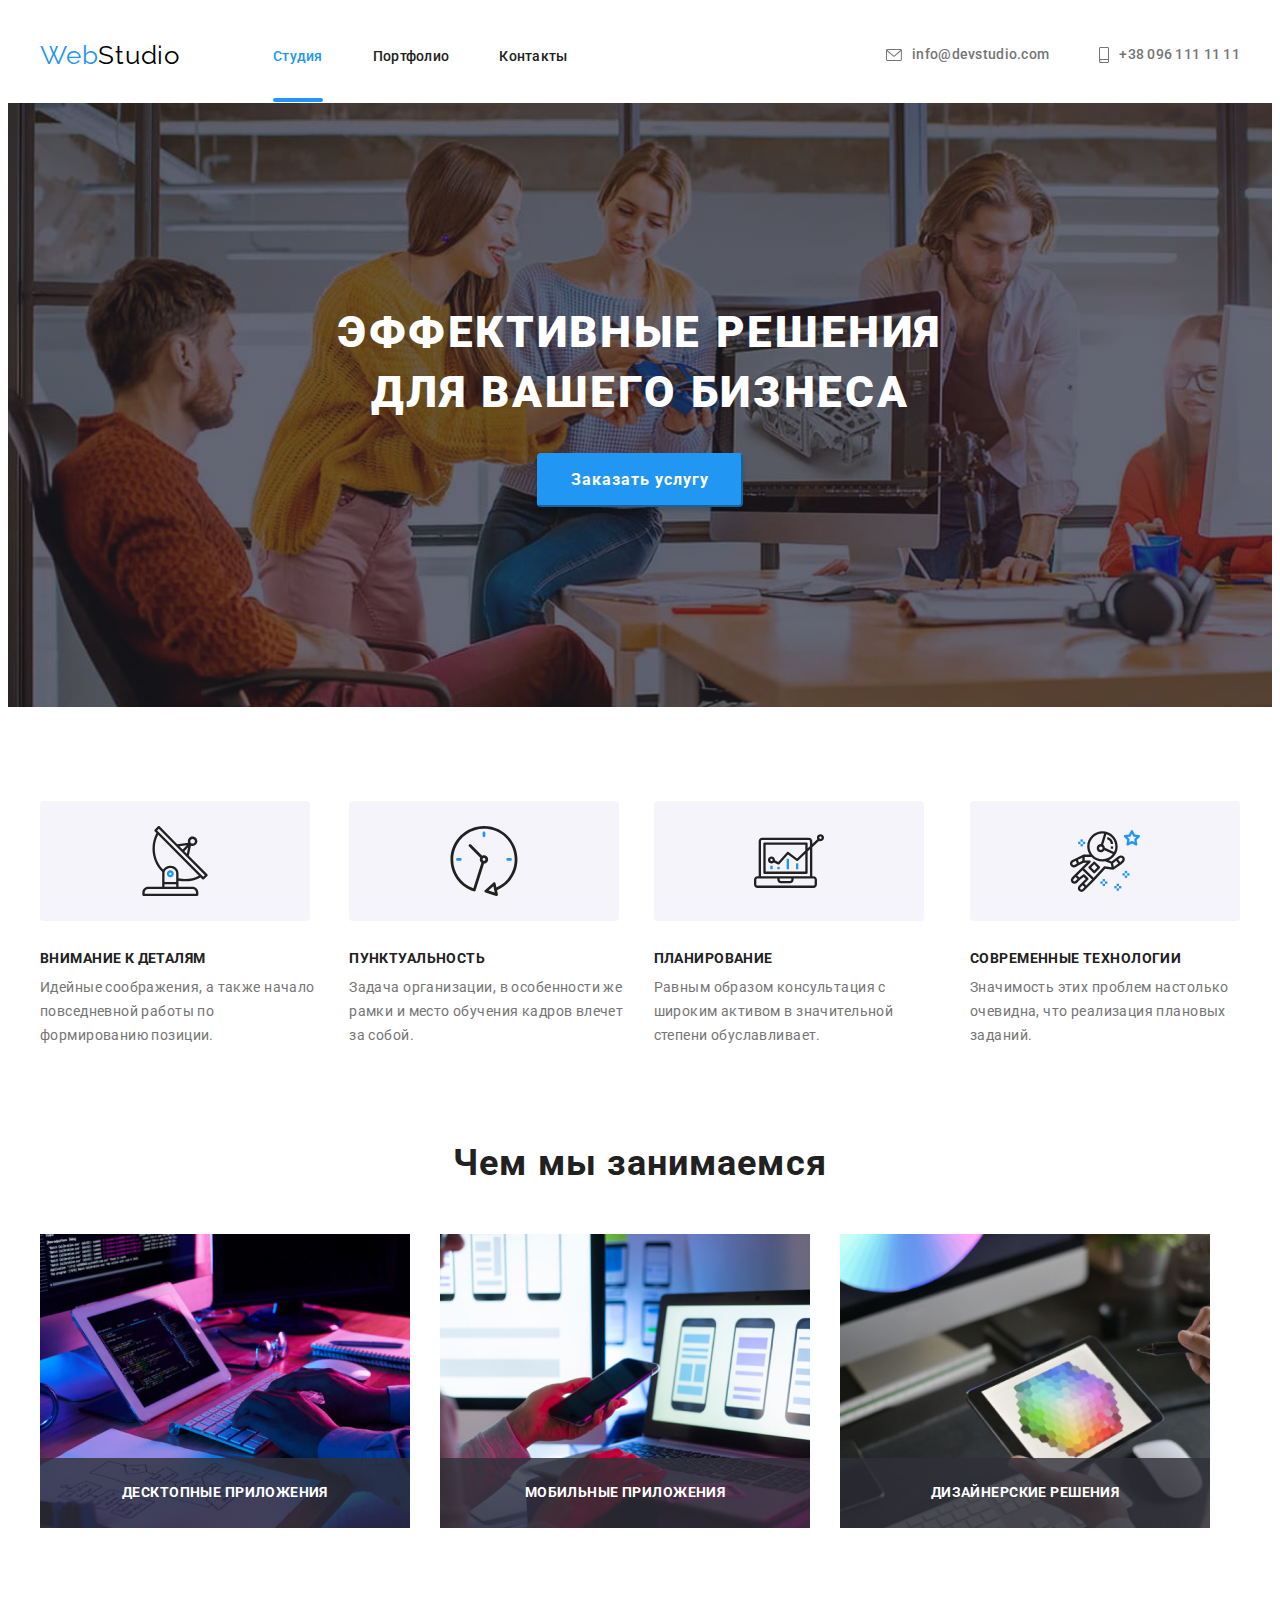
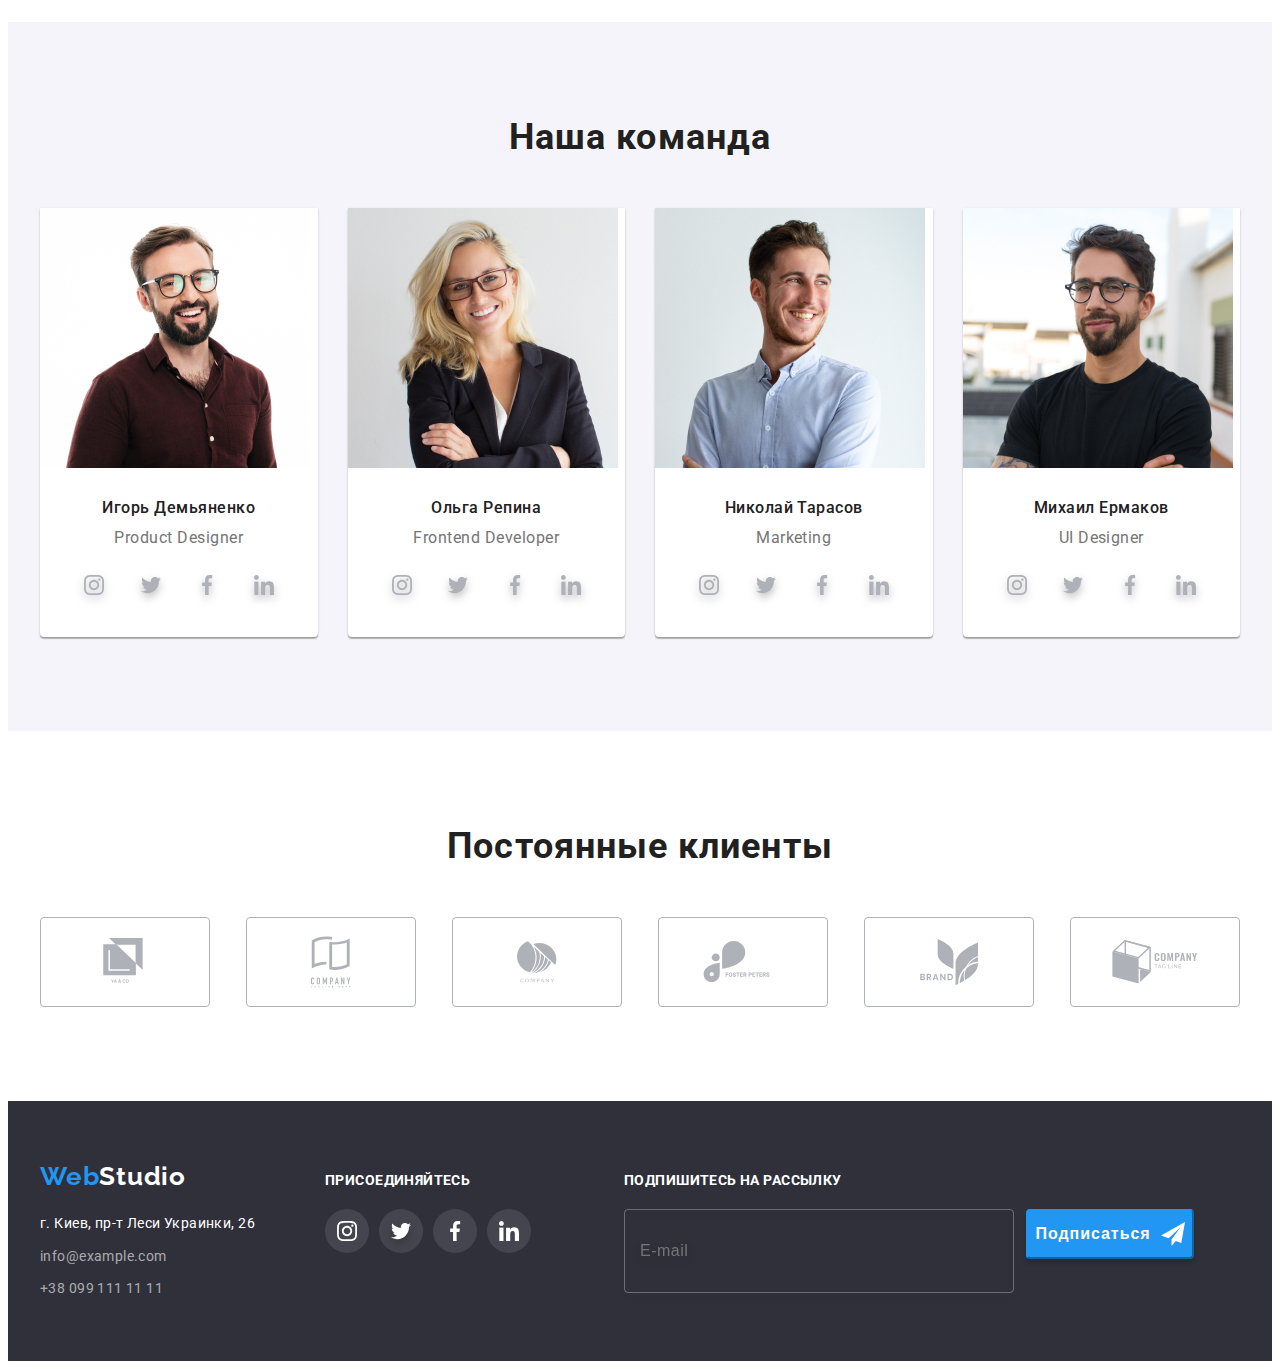
<file: index.html>
<!DOCTYPE html>
<html lang="ru">
<head>
    <meta charset="UTF-8">
    <meta http-equiv="X-UA-Compatible" content="IE=edge">
    <meta name="viewport" content="width=device-width, initial-scale=1.0">
    <title>Студия</title>
    <link rel="stylesheet" href="https://cdnjs.cloudflare.com/ajax/libs/modern-normalize/1.0.0/modern-normalize.min.css"
      integrity="sha512-ISS7cAi1PEhQ8jnbJpJZMd29NlhNj4AWYyLOSp2CE/CsHxTCu+r+t0D2yoJudVrd0/8fTVPUVDzY5Tvli75u/g=="
      crossorigin="anonymous" />
    <link rel="preconnect" href="https://fonts.gstatic.com">
    <link href="https://fonts.googleapis.com/css2?family=Raleway:wght@700&family=Roboto:wght@400;500;700;900&display=swap"
      rel="stylesheet">
    <link rel="stylesheet" href="./css/styles.css">
    <link rel="stylesheet"
    href="https://cdnjs.cloudflare.com/ajax/libs/animate.css/4.1.1/animate.min.css"/>
</head>
<body>
    <header class="header">
        <div class="header-box container">
          <nav class="navigation link">
            <a class="logo-header link" href=""><span class="web-logo">Web</span>Studio</a>
            <ul class="navigation-list list">
                <li class="header-item">
                    <a class="studio-link current link" href="">Студия</a>
                </li>   
                <li class="header-item">
                    <a class="header-link link" href="portfolio.html">Портфолио</a>
                </li>
                <li class="header-item">
                    <a class="contact-link link" href="">Контакты</a>
                </li>
            </ul>
        </nav>
            <ul class="information list">
                <li class="mail-item">
                    <a class="mail-link link" href="mailto:info@devstudio.com"
                     lang="en">
                     <svg class="mail-img" width="16" height="12">
                         <use href="./images/sprite.svg#icon-envelope"></use>
                     </svg>
                     info@devstudio.com</a>
                </li>
                <li>
                    <a class="tel-link link" href="tel:+380961111111">
                     <svg class="phone-img" width="10" height="16">
                         <use href="./images/sprite.svg#icon-smartphone"></use>
                     </svg>   
                        +38 096 111 11 11</a>
                </li>    
            </ul>
        </div>
    </header>
    <main>
        <!--Hero-->
        <section class="hero-section hero-bg">
            <div class="hero-container container">
                <h1 class="main-title">Эффективные решения для вашего бизнеса</h1>
                <button class="hero-btn" type="button" data-modal-open>Заказать услугу</button>
            </div>    
        </section>
        <!--Skills-->
        <section class="skills-section section">
            <div class="skills-container container">
                <h2 class="visually-hidden">Основные навыки</h2>
                <ul class="skill-set list">
                    <li class="skill-box">
                        <div class="skill-icon-box">
                            <svg class="skill-icon" width="70" height="70">
                                <use href="./images/sprite.svg#icon-antenna"></use>
                            </svg>
                        </div>
                        <h3 class="skills-title">Внимание к деталям</h3>
                        <p class="skills-item">Идейные соображения, а также начало повседневной
                            работы по формированию позиции.</p>  
                    </li>
                    <li class="skill-box">
                        <div class="skill-icon-box">
                            <svg class="skill-icon" width="70" height="70">
                                <use href="./images/sprite.svg#icon-clock"></use>
                            </svg>
                        </div>
                        <h3 class="skills-title">Пунктуальность</h3>
                        <p class="skills-item">Задача организации, в особенности же рамки и место
                             обучения кадров влечет за собой.</p>
                    </li>
                    <li class="skill-box">
                        <div class="skill-icon-box">
                            <svg class="skill-icon" width="70" height="70">
                                <use href="./images/sprite.svg#icon-diagram"></use>
                            </svg>
                        </div>
                        <h3 class="skills-title">Планирование</h3>
                        <p class="skills-item">Равным образом консультация с широким активом в
                             значительной степени обуславливает.</p>
                    </li>
                    <li class="skill-box">
                        <div class="skill-icon-box">
                            <svg class="skill-icon" width="70" height="70">
                                <use href="./images/sprite.svg#icon-astronaut"></use>
                            </svg>
                        </div>
                        <h3 class="skills-title">Современные технологии</h3>
                        <p class="skills-item">Значимость этих проблем настолько очевидна, что
                             реализация плановых заданий.</p>
                    </li>
                </ul>
            </div>    
        </section>
        <!--what_we_do-->
        <section class="activities">
            <div class="container">
                <h2 class="activity-title">Чем мы занимаемся</h2>
                <ul class="activity-list list">
                   <li class="activity-item">
                      <img src="images/img.jpg" 
                      alt="человек печатает" height="294" width="370">
                      <p class="activity-text">Десктопные приложения</p>
                   </li>
                   <li class="activity-item">
                      <img src="images/img-1.jpg" 
                      alt="человек работает со смартфоном" height="294" width="370">
                      <p class="activity-text">Мобильные приложения</p>
                   </li>
                   <li class="activity-item">
                      <img src="images/img-2.jpg" 
                      alt="человек рабоатет с планшетом" height="294" width="370">
                      <p class="activity-text">Дизайнерские решения</p>
                   </li>
                </ul>
            </div>    
        </section>
        <!--our team-->
        <section class="team-section section">
            <div class="container">
                <h2 class="team-title">Наша команда</h2>
                <ul class="team-list list">
                    <li class="team-item">
                        <img class="member-img" src="images/img3.jpg" alt="Игорь Демьяненко"
                         height="260">
                       <div class="member-box"> 
                        <h3 class="member-title">Игорь Демьяненко</h3>
                        <p class="member-item" lang="en">Product Designer</p>
                        <ul class="member-list list">
                            <li class="member-info">
                                <a href="" class="member-link link">
                                    <svg class="team-icon instagram" width="20" height="20">
                                        <use href="./images/sprite.svg#icon-instagram"></use>
                                    </svg>
                                </a>
                            </li>
                            <li class="member-info">
                                <a href="" class="member-link link">
                                    <svg class="team-icon twitter" width="20" height="20">
                                        <use href="./images/sprite.svg#icon-twitter"></use>
                                    </svg>
                                </a>
                            </li>
                            <li class="member-info">
                                <a href="" class="member-link link">
                                    <svg class="team-icon facebook" width="20" height="20">
                                        <use href="./images/sprite.svg#icon-facebook"></use>
                                    </svg>
                                </a>
                            </li>
                            <li class="member-info">
                                <a href="" class="member-link link">
                                    <svg class="team-icon linkedin" width="20" height="20">
                                        <use href="./images/sprite.svg#icon-linkedin"></use>
                                    </svg>
                                </a>
                            </li>
                        </ul>  
                       </div> 
                    </li>
                    <li class="team-item">
                        <img class="member-img" src="images/img4.jpg" alt="Ольга Репина"
                         height="260">
                       <div class="member-box">  
                        <h3 class="member-title">Ольга Репина</h3>
                        <p class="member-item" lang="en">Frontend Developer</p>
                        <ul class="member-list list">
                            <li class="member-info">
                                <a href="" class="member-link link">
                                    <svg class="team-icon instagram" width="20" height="20">
                                        <use href="./images/sprite.svg#icon-instagram"></use>
                                    </svg>
                                </a>
                            </li>
                            <li class="member-info">
                                <a href="" class="member-link link">
                                    <svg class="team-icon twitter" width="20" height="20">
                                        <use href="./images/sprite.svg#icon-twitter"></use>
                                    </svg>
                                </a>
                            </li>
                            <li class="member-info">
                                <a href="" class="member-link link">
                                    <svg class="team-icon facebook" width="20" height="20">
                                        <use href="./images/sprite.svg#icon-facebook"></use>
                                    </svg>
                                </a>
                            </li>
                            <li class="member-info">
                                <a href="" class="member-link link">
                                    <svg class="team-icon linkedin" width="20" height="20">
                                        <use href="./images/sprite.svg#icon-linkedin"></use>
                                    </svg>
                                </a>
                            </li>
                        </ul>  
                       </div> 
                    </li>
                    <li class="team-item">
                        <img class="member-img" src="images/img5.jpg" alt="Николай Тарасов"
                         height="260">
                       <div class="member-box"> 
                        <h3 class="member-title">Николай Тарасов</h3>
                        <p class="member-item" lang="en">Marketing</p>
                        <ul class="member-list list">
                            <li class="member-info">
                                <a href="" class="member-link link">
                                    <svg class="team-icon instagram" width="20" height="20">
                                        <use href="./images/sprite.svg#icon-instagram"></use>
                                    </svg>
                                </a>
                            </li>
                            <li class="member-info">
                                <a href="" class="member-link link">
                                    <svg class="team-icon twitter" width="20" height="20">
                                        <use href="./images/sprite.svg#icon-twitter"></use>
                                    </svg>
                                </a>
                            </li>
                            <li class="member-info">
                                <a href="" class="member-link link">
                                    <svg class="team-icon facebook" width="20" height="20">
                                        <use href="./images/sprite.svg#icon-facebook"></use>
                                    </svg>
                                </a>
                            </li>
                            <li class="member-info">
                                <a href="" class="member-link link">
                                    <svg class="team-icon linkedin" width="20" height="20">
                                        <use href="./images/sprite.svg#icon-linkedin"></use>
                                    </svg>
                                </a>
                            </li>
                        </ul>  
                       </div> 
                    </li>
                    <li class="team-item">
                        <img class="member-img" src="images/img6.jpg" alt="Михаил Ермаков"
                         height="260">
                       <div class="member-box">  
                        <h3 class="member-title">Михаил Ермаков</h3>
                        <p class="member-item" lang="en">UI Designer</p>
                        <ul class="member-list list">
                            <li class="member-info">
                                <a href="" class="member-link link">
                                    <svg class="team-icon instagram" width="20" height="20">
                                        <use href="./images/sprite.svg#icon-instagram"></use>
                                    </svg>
                                </a>
                            </li>
                            <li class="member-info">
                                <a href="" class="member-link link">
                                    <svg class="team-icon twitter" width="20" height="20">
                                        <use href="./images/sprite.svg#icon-twitter"></use>
                                    </svg>
                                </a>
                            </li>
                            <li class="member-info">
                                <a href="" class="member-link link">
                                    <svg class="team-icon facebook" width="20" height="20">
                                        <use href="./images/sprite.svg#icon-facebook"></use>
                                    </svg>
                                </a>
                            </li>
                            <li class="member-info">
                                <a href="" class="member-link link">
                                    <svg class="team-icon linkedin" width="20" height="20">
                                        <use href="./images/sprite.svg#icon-linkedin"></use>
                                    </svg>
                                </a>
                            </li>
                        </ul>  
                       </div> 
                    </li>
                </ul>
            </div>    
        </section>
        <section  class="clients section">
            <div class="container">
                <h2 class="clients-title">Постоянные клиенты</h2>

                <ul class="clients-list list">
                    <li class="clients-list link">
                        <a href="" class="client-link link">
                            <svg class="client" width="44" height="48">
                              <use href="./images/sprite.svg#icon-logo-1"></use>
                            </svg>
                        </a>    
                    </li>        
                    <li class="clients-list link">
                        <a href="" class="client-link link">
                            <svg class="client" width="40" height="52">
                                <use href="./images/sprite.svg#icon-logo-2"></use>
                            </svg>
                        </a>    
                    </li>
                    <li class="clients-list link">
                        <a href="" class="client-link link">
                            <svg class="client" width="40" height="42">
                                <use href="./images/sprite.svg#icon-logo-3"></use>
                            </svg>
                        </a>    
                    </li>
                    <li class="clients-list link">
                        <a href="" class="client-link link">
                            <svg class="client" width="80" height="42">
                                <use href="./images/sprite.svg#icon-logo-4"></use>
                            </svg>
                        </a>    
                    </li>
                    <li class="clients-list link">
                        <a href="" class="client-link link">
                            <svg class="client" width="60" height="46">
                                <use href="./images/sprite.svg#icon-logo-5"></use>
                            </svg>
                        </a>
                    </li>
                    <li class="clients-list link">
                        <a href="" class="client-link link">
                           <svg class="client" width="88" height="44">
                                <use href="./images/sprite.svg#icon-logo-6"></use>
                            </svg>
                        </a>    
                    </li>
                </ul>
              </div>  
        
        </section>
    </main>
    <footer class="footer-container">
        <div class="main-footer-box container">
            <div class="footer-box">
               <a class="logo-footer link" href=""><span class="web-logo">Web</span>Studio</a>
               <address class="address">
                   <ul class="list">
                       <li class="address-item">
                           <a class="map link" href="https://goo.gl/maps/qB4iPWVN4ftwvtJb9"
                            target="_blank" rel="noopener noreferrer">
                               г. Киев, пр-т Леси Украинки, 26</a>
                       </li>
                       <li class="address-item">
                           <a class="footer-link link" href="mailto=info@example.com">info@example.com</a>
                       </li>
                       <li>
                           <a class="footer-link link" href="tel=+380991111111">+38 099 111 11 11</a>
                       </li>
                   </ul>
               </address>
            </div>
            <div class="footer-box-second">
                <p class="footer-title">ПРИСОЕДИНЯЙТЕСЬ</p>
                <ul class="footer-list list">
                <li class="social-item">
                    <a href="" class="social-link link">
                        <svg class="team-icon" width="20" height="20">
                            <use href="./images/sprite.svg#icon-instagram"></use>
                        </svg>
                    </a>
                </li>
                <li class="social-item">
                    <a href="" class="social-link link">
                        <svg class="team-icon twitter" width="20" height="20">
                            <use href="./images/sprite.svg#icon-twitter"></use>
                        </svg>
                    </a>
                </li>
                <li class="social-item">
                    <a href="" class="social-link link">
                        <svg class="team-icon" width="20" height="20">
                            <use href="./images/sprite.svg#icon-facebook"></use>
                        </svg>
                    </a>
                </li>
                <li class="social-item">
                    <a href="" class="social-link link">
                        <svg class="team-icon" width="20" height="20">
                            <use href="./images/sprite.svg#icon-linkedin"></use>
                        </svg>
                    </a>
                </li>
              </ul>  
            </div>   
            <div class="footer-box-third">
                <p class="footer-title">Подпишитесь на рассылку</p>
            <form class="footer-mail-form" autocomplete="off">
             <label>
              <input class="footer-mail-input" type="email" name="user-email"
                placeholder="E-mail"/>
            </label>
            <button class="footer-btn" type="submit">
              Подписаться
              <svg class="send-icon" width="24px" height="24px">
                <use href="./images/sprite.svg#icon-icon_send"></use>
              </svg>
            </button>
            </form>
            </div>
        </div>
    </footer>

    <div class="backdrop is-hidden" data-modal>
        <div class="modal">
            <button type="button" class="modal-close-btn" data-modal-close>
                <svg class="" width="18" height="18">
                    <use href="./images/sprite.svg#icon-close"></use>
                </svg>
            </button>
            <p class="modal-title">Оставьте свои данные, мы вам перезвоним</p>
            <form action="#" class="modal-form" autocomplete="off">
                <label class="modal-form-field">
                    Имя
                    <span class="modal-form-input-wrapper">
                        <input type="text" name="user-name" class="modal-form-input" required minlength="2">
                        <svg class="modal-form-icon" width="12" height="12">
                            <use href="./images/sprite.svg#icon-human"></use>
                        </svg>
                    </span>
                </label>
                <label class="modal-form-field">
                    Телефон
                    <span class="modal-form-input-wrapper">
                        <input type="tel" name="user-phone" class="modal-form-input" required
                            pattern="[0-9]{3}-[0-9]{3}-[0-9]{2}-[0-9]{2}" title="096-111-11-11">
                        <svg class="modal-form-icon" width="13" height="13">
                            <use href="./images/sprite.svg#icon-phone"></use>
                        </svg>
                    </span>
                </label>
                <label class="modal-form-field">
                    Почта
                    <span class="modal-form-input-wrapper">
                        <input type="email" name="user-email" class="modal-form-input" title="example@gmail.com">
                        <svg class="modal-form-icon" width="15" height="12">
                            <use href="./images/sprite.svg#icon-mail"></use>
                        </svg>
                    </span>
                </label>
                <label class="modal-form-field">
                    Комментарий
                    <textarea name="user-message" class="modal-form-message" placeholder="Введите текст"></textarea>
                </label>
                <input type="checkbox" id="user-term" name="user-term" class="modal-form-term visually-hidden">
                <label for="user-term" class="modal-form-check-desc">Соглашаюсь с рассылкой и принимаю&nbsp;
                    <a href="" class="modal-form-link">Условия
                        договора</a></label>
                <button type="submit" class="modal-form-btn">Отправить</button>
            </form>
        </div>
    </div>
    <script src="./js/modal.js"></script>
</body>
</html>
</file>
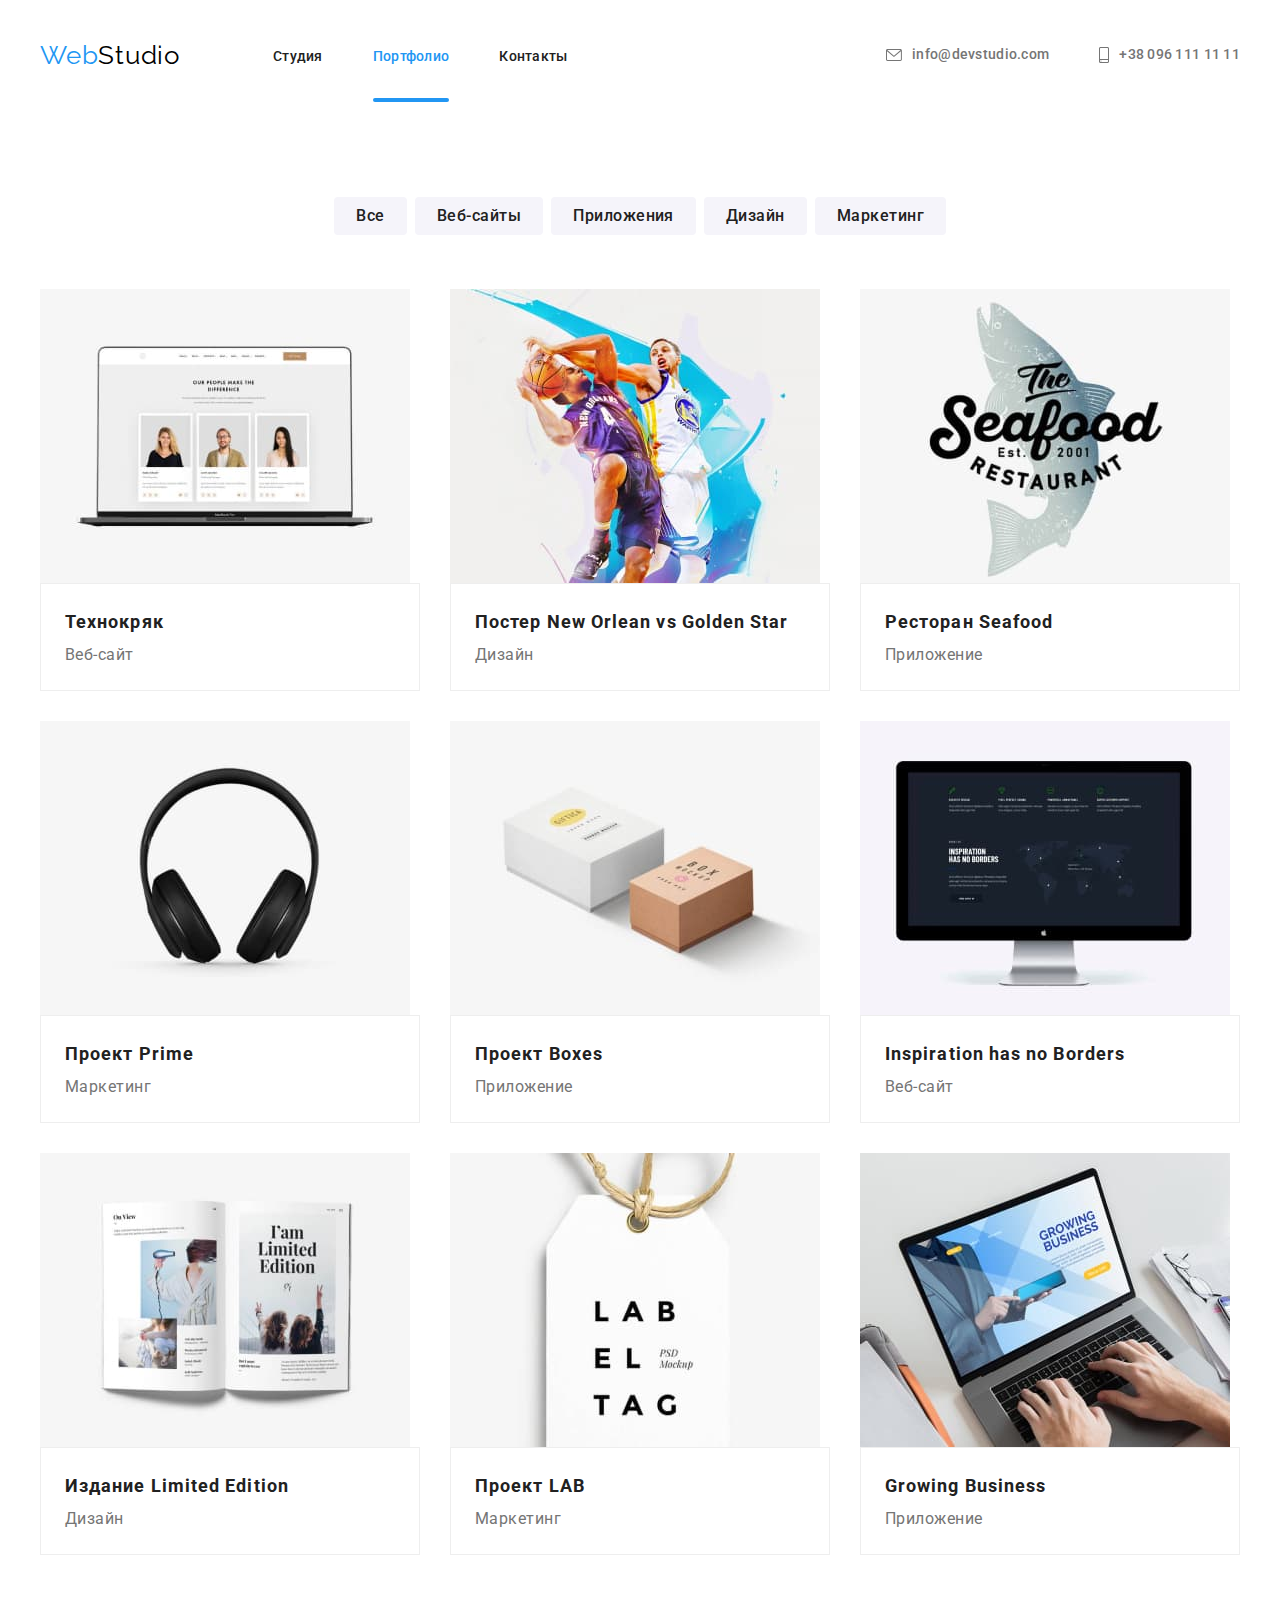
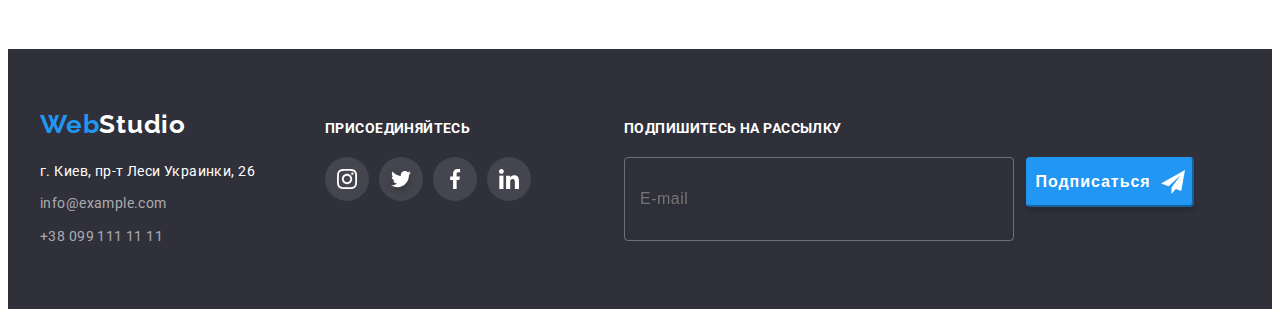
<file: portfolio.html>
<!DOCTYPE html>
<html lang="en">
<head>
    <meta charset="UTF-8">
    <meta http-equiv="X-UA-Compatible" content="IE=edge">
    <meta name="viewport" content="width=device-width, initial-scale=1.0">
    <title>Портфолио</title>
    <link rel="stylesheet" href="https://cdnjs.cloudflare.com/ajax/libs/modern-normalize/1.0.0/modern-normalize.min.css"
      integrity="sha512-ISS7cAi1PEhQ8jnbJpJZMd29NlhNj4AWYyLOSp2CE/CsHxTCu+r+t0D2yoJudVrd0/8fTVPUVDzY5Tvli75u/g=="
      crossorigin="anonymous" />
    <link rel="preconnect" href="https://fonts.gstatic.com">
    <link href="https://fonts.googleapis.com/css2?family=Raleway:wght@700&family=Roboto:wght@400;500;700;900&display=swap"
      rel="stylesheet">
    <link rel="stylesheet" href="./css/styles.css">
    <link rel="stylesheet"
    href="https://cdnjs.cloudflare.com/ajax/libs/animate.css/4.1.1/animate.min.css"/>
</head>
<body>
    <header class="header">
        <div class="header-box container">
        <nav class="navigation">
            <a class="logo-header link" href=""><span class="web-logo">Web</span>Studio</a>
            <ul class="navigation-list list">
                <li class="header-item">
                    <a class="studio-link link" href="index.html">Студия</a>
                </li>   
                <li class="header-item">
                    <a class="header-link current link" href="">Портфолио</a>
                </li>
                <li class="header-item">
                    <a class="contact-link link" href="">Контакты</a>
                </li>
            </ul>
        </nav>
        <ul class="information list">
          <li class="mail-item">
              <a class="mail-link link" href="mailto:info@devstudio.com"
               lang="en">
               <svg class="mail-img" width="16" height="12">
                   <use href="./images/sprite.svg#icon-envelope"></use>
               </svg>
               info@devstudio.com</a>
          </li>
          <li>
              <a class="tel-link link" href="tel:+380961111111">
               <svg class="phone-img" width="10" height="16">
                   <use href="./images/sprite.svg#icon-smartphone"></use>
               </svg>   
                  +38 096 111 11 11</a>
          </li>    
      </ul>
            </div>    
    </header>
    <main>
        <!--Nav-->
        <section class="menu-section section">
            <div class="menu-container container">
                 <h1 class="visually-hidden">Меню</h1>
                 <ul class="menu-list list">
                     <li class="menu-item">
                         <button class="menu-btn" type="button">Все</button>
                     </li>
                     <li class="menu-item">
                         <button class="menu-btn" type="button">Веб-сайты</button>
                     </li>
                     <li class="menu-item">
                         <button class="menu-btn" type="button">Приложения</button>
                     </li>
                     <li class="menu-item">
                         <button class="menu-btn" type="button">Дизайн</button>
                     </li>
                     <li class="menu-item">
                         <button class="menu-btn" type="button">Маркетинг</button>
                     </li>
                 </ul>
        
                 <ul class="image-list list">
                     <li class="image-item">
                       <div class="overlay-box">
                         <img class="member-img" src="images/portfolio/img.jpg" 
                         alt="сайт на ноутбуке" height="294"> 
                         <p class="overlay">Технокряк это современная площадка распространения
                            коронавируса. Компании используют эту платформу для цифрового шпионажа
                             и атак на защищённые сервера конкурентов.</p>
                       </div>      
                       <div class="portfolio-box">  
                         <h3 class="portfolio-title">Технокряк</h3>
                         <p class="portfolio-item">Веб-сайт</p>
                       </div>

                     </li>
                     <li class="image-item"> 
                       <div class="overlay-box">
                         <img class="member-img" src="images/portfolio/img-1.jpg" 
                         alt="спортсмены играют в баскетбол" height="294"> 
                         <p class="overlay">Технокряк это современная площадка распространения
                            коронавируса. Компании используют эту платформу для цифрового шпионажа
                             и атак на защищённые сервера конкурентов.</p>
                       </div>      
                       <div class="portfolio-box">  
                         <h3 class="portfolio-title">Постер New Orlean vs Golden Star</h3>
                         <p class="portfolio-item">Дизайн</p>
                       </div>

                     </li>
                     <li class="image-item"> 
                       <div class="overlay-box">
                         <img class="member-img" src="images/portfolio/img-2.jpg" 
                         alt="логотип ресторана" height="294"> 
                         <p class="overlay">Технокряк это современная площадка распространения
                            коронавируса. Компании используют эту платформу для цифрового шпионажа
                             и атак на защищённые сервера конкурентов.</p>
                       </div>      
                       <div class="portfolio-box">  
                         <h3 class="portfolio-title">Ресторан Seafood</h3>
                         <p class="portfolio-item">Приложение</p>
                       </div>

                     </li>
                     <li class="image-item"> 
                       <div class="overlay-box">
                         <img class="member-img" src="images/portfolio/img-3.jpg" 
                         alt="наушники" height="294"> 
                         <p class="overlay">Технокряк это современная площадка распространения
                            коронавируса. Компании используют эту платформу для цифрового шпионажа
                             и атак на защищённые сервера конкурентов.</p>
                       </div>      
                       <div class="portfolio-box">  
                         <h3 class="portfolio-title">Проект Prime</h3>
                         <p class="portfolio-item">Маркетинг</p>
                       </div>

                     </li>
                     <li class="image-item"> 
                       <div class="overlay-box">
                         <img class="member-img" src="images/portfolio/img-4.jpg" 
                         alt="две коробки" height="294"> 
                         <p class="overlay">Технокряк это современная площадка распространения
                            коронавируса. Компании используют эту платформу для цифрового шпионажа
                             и атак на защищённые сервера конкурентов.</p>
                       </div>      
                       <div class="portfolio-box">  
                         <h3 class="portfolio-title">Проект Boxes</h3>
                         <p class="portfolio-item">Приложение</p>
                       </div>

                     </li>
                     <li class="image-item"> 
                       <div class="overlay-box">
                         <img class="member-img" src="images/portfolio/img-5.jpg" 
                         alt="открытый сайт на мониторе" height="294"> 
                         <p class="overlay">Технокряк это современная площадка распространения
                            коронавируса. Компании используют эту платформу для цифрового шпионажа
                             и атак на защищённые сервера конкурентов.</p>
                       </div>      
                       <div class="portfolio-box">  
                         <h3 class="portfolio-title" lang="en">Inspiration has no Borders</h3>
                         <p class="portfolio-item">Веб-сайт</p>
                       </div>

                     </li>
                     <li class="image-item"> 
                       <div class="overlay-box">
                         <img class="member-img" src="images/portfolio/img-6.jpg" 
                         alt="открытая книга" height="294"> 
                         <p class="overlay">Технокряк это современная площадка распространения
                            коронавируса. Компании используют эту платформу для цифрового шпионажа
                             и атак на защищённые сервера конкурентов.</p>
                       </div>      
                       <div class="portfolio-box">  
                         <h3 class="portfolio-title">Издание Limited Edition</h3>
                         <p class="portfolio-item">Дизайн</p>
                       </div>

                     </li>
                     <li class="image-item"> 
                       <div class="overlay-box">
                         <img class="member-img" src="images/portfolio/img-7.jpg" 
                         alt="бирка на верёвке" height="294"> 
                         <p class="overlay">Технокряк это современная площадка распространения
                            коронавируса. Компании используют эту платформу для цифрового шпионажа
                             и атак на защищённые сервера конкурентов.</p>
                       </div>      
                       <div class="portfolio-box">  
                         <h3 class="portfolio-title">Проект LAB</h3>
                         <p class="portfolio-item">Маркетинг</p>
                       </div>

                     </li>
                     <li class="image-item"> 
                       <div class="overlay-box">
                         <img class="member-img" src="images/portfolio/img-8.jpg" 
                         alt="человек работает за ноутбуком" height="294"> 
                         <p class="overlay">Технокряк это современная площадка распространения
                            коронавируса. Компании используют эту платформу для цифрового шпионажа
                             и атак на защищённые сервера конкурентов.</p>
                       </div>      
                       <div class="portfolio-box">  
                         <h3 class="portfolio-title" lang="en">Growing Business</h3>
                         <p class="portfolio-item">Приложение</p>
                       </div>

                     </li>
                 </ul>
            </div>     
        </section>    
 </main>
 <footer class="footer-container">
  <div class="main-footer-box container">
      <div class="footer-box">
         <a class="logo-footer link" href=""><span class="web-logo">Web</span>Studio</a>
         <address class="address">
             <ul class="list">
                 <li class="address-item">
                     <a class="map link" href="https://goo.gl/maps/qB4iPWVN4ftwvtJb9"
                      target="_blank" rel="noopener noreferrer">
                         г. Киев, пр-т Леси Украинки, 26</a>
                 </li>
                 <li class="address-item">
                     <a class="footer-link link" href="mailto=info@example.com">info@example.com</a>
                 </li>
                 <li>
                     <a class="footer-link link" href="tel=+380991111111">+38 099 111 11 11</a>
                 </li>
             </ul>
         </address>
      </div>
      <div class="footer-box-second">
          <p class="footer-title">ПРИСОЕДИНЯЙТЕСЬ</p>
          <ul class="footer-list list">
          <li class="social-item">
              <a href="" class="social-link link">
                  <svg class="team-icon" width="20" height="20">
                      <use href="./images/sprite.svg#icon-instagram"></use>
                  </svg>
              </a>
          </li>
          <li class="social-item">
              <a href="" class="social-link link">
                  <svg class="team-icon twitter" width="20" height="20">
                      <use href="./images/sprite.svg#icon-twitter"></use>
                  </svg>
              </a>
          </li>
          <li class="social-item">
              <a href="" class="social-link link">
                  <svg class="team-icon" width="20" height="20">
                      <use href="./images/sprite.svg#icon-facebook"></use>
                  </svg>
              </a>
          </li>
          <li class="social-item">
              <a href="" class="social-link link">
                  <svg class="team-icon" width="20" height="20">
                      <use href="./images/sprite.svg#icon-linkedin"></use>
                  </svg>
              </a>
          </li>
        </ul>  
      </div> 
      <div class="footer-box-third">
        <p class="footer-title">Подпишитесь на рассылку</p>
    <form class="footer-mail-form" autocomplete="off">
     <label>
      <input class="footer-mail-input" type="email" name="user-email"
        placeholder="E-mail"/>
    </label>
    <button class="footer-btn" type="submit">
      Подписаться
      <svg class="send-icon" width="24px" height="24px">
        <use href="./images/sprite.svg#icon-icon_send"></use>
      </svg>
    </button>
    </form>
    </div>  
  </div>
</footer>
    
</body>
</html>
</file>
<file: css/styles.css>
:root {
   --main-font: 'Roboto', sans-serif;
   --secondary-font: 'Raleway', sans-serif;
   --accent-color: #2196F3;
}

body {
    font-family: var(--main-font);
    color: #212121;
}

h1,
h2,
h3,
h4,
h5,
h6,
p {
  margin: 0;
}

ul,
ol {
  margin: 0;
  padding: 0;
}

img {
  display: block;
}

.container {
    width: 1200px;
    margin: 0 auto;
    padding-left: 15px;
    padding-right: 15px;
  }

.section {
    padding-top: 94px;
    padding-bottom: 94px;
}

.link {
    text-decoration: none;
  }

.list {
    list-style: none;  
}

.address {
    font-style: normal;
}

.visually-hidden {
    position: absolute !important;
    clip: rect(1px 1px 1px 1px); /* IE6, IE7 */
    clip: rect(1px, 1px, 1px, 1px);
    padding: 0 !important;
    border: 0 !important;
    height: 1px !important;
    width: 1px !important;
    overflow: hidden;
  }

 

/* ============= header ============= */
.header {
    padding-top: 32px;
    padding-bottom: 32px;
    border-bottom: 1px;
    color: #ECECEC;
}


.header .container {
    display: flex;
    align-items: center;
    justify-content: center;
}

.navigation {
    display: flex;
}

.logo-header {
    font-family: var(--secondary-font);
    font-style: normal;
    font-weight: 400;
    font-size: 26px;
    line-height: 1.19;
    letter-spacing: 0.03em;
    color: #000;
    margin-right: 93px; 

}

.web-logo {
    color: #2196F3;
}

.navigation-list {
    display: flex;
    align-items: center;
}

.header-item:not(:last-child) {
    margin-right: 50px;
}

.studio-link {
    font-family: var(--main-font);
    font-style: normal;
    font-weight: 500;
    font-size: 14px;
    line-height: 1.14;
    letter-spacing: 0.02em;
    color: #212121;
    cursor: pointer;
    transition: color 250ms 
         cubic-bezier(0.4, 0, 0.2, 1);
    position: relative;     
}

.header-item .current::after {

    content: '';
    position: absolute;
    width: 100%;
    height: 4px;
    left: 0;
    bottom: -38px;
    
    background: #2196F3;
    border-radius: 2px;
}

.studio-link:hover,
.studio-link:focus {
    color: var(--accent-color);
}

.list .studio-link.current {
    color: var(--accent-color);
}

.header-link {
    font-family: var(--main-font);
    font-style: normal;
    font-weight: 500;
    font-size: 14px;
    line-height: 1.14;
    letter-spacing: 0.02em;
    color: #212121;    
    transition: color 250ms 
         cubic-bezier(0.4, 0, 0.2, 1);
    position: relative;     
}

.header-link:hover,
.header-link:focus {
    color: var(--accent-color);
}

.contact-link {
    font-family: var(--main-font);
    font-weight: 500;
    font-size: 14px;
    line-height: 1.14;
    letter-spacing: 0.02em;
    color: #212121;    
    transition: color 250ms 
         cubic-bezier(0.4, 0, 0.2, 1);
}

.contact-link:hover,
.contact-link:focus {
    color: var(--accent-color);
}

.information {
    display: flex;
    align-items: center;
    margin-left: auto;
}

.mail-link {
    display: flex;
    align-items: center;
    justify-content: center;
    font-family: var(--main-font);
    font-style: normal;
    font-weight: 500;
    font-size: 14px;
    line-height: 1.14;
    letter-spacing: 0.02em;
    color: #757575;
    transition: color 250ms 
         cubic-bezier(0.4, 0, 0.2, 1);
}

.mail-item {
    margin-right: 50px;
}

.mail-link:hover,
.mail-link:focus {
    color:#2196F3;
}

.mail-img {
    display: flex;
    align-items: center;
    margin-right: 10px;
    fill: currentColor;
}


.tel-link {
    display: flex;
    align-items: center;
    font-family: var(--main-font);
    font-style: normal;
    font-weight: 500;
    font-size: 14px;
    line-height: 1.14;
    letter-spacing: 0.02em;
    color: #757575;   
    transition: color 250ms 
         cubic-bezier(0.4, 0, 0.2, 1); 
}

.tel-link:hover,
.tel-link:focus {
    color:#2196F3;
}

.phone-img {
    display: flex;
    align-items: center;
    margin-right: 10px;
    fill: currentColor;
}


/* ============= end header ============= */
/* ============= hero ============= */
.hero-section {
    background-color: #2F303A;
    background-image: linear-gradient(
        rgba(47, 48, 58, 0.4),
        rgba(47, 48, 58, 0.4)),
         url(../images/bg.jpg);
    background-repeat: no-repeat;
    background-size: cover;
}

.hero-bg {
    max-width: 1600px;
    margin: 0 auto;
}

.hero-container {
    display: flex;
    align-items: center;
    flex-direction: column;
    padding-bottom: 200px;
    padding-top: 200px;

}

.main-title {
    font-family: var(--main-font);
    font-weight: 900;
    font-size: 44px;
    line-height: 1.36;

    text-align: center;
    letter-spacing: 0.06em;
    text-transform: uppercase;

    display: flex;
    align-items: center;
    margin-bottom: 30px;
    width: 696px;

    color: #FFFFFF;  
}

.hero-btn {
    font-family: var(--main-font);
    font-style: normal;
    font-weight: 700;
    font-size: 16px;
    line-height: 1.87;

    display: flex;
    text-align: center;
    letter-spacing: 0.06em; 
    cursor: pointer;
    
    color: #FFF;
    background-color: #2196F3;

    padding: 10px 32px;
    min-width: 200px;

    left: 700px;
    top: 430px;    
    margin: auto;

    border-radius: 4px;
    border-color: var(--accent-color);

    box-shadow: 0px 4px 4px rgba(0, 0, 0, 0.15);
}
/* ============= end hero ============= */
/* ============= skills ============= */
.skills-container {
    display: flex;
}

.skill-set {
    display: flex;
    justify-content: space-between;
}

.skill-box:not(:last-child) {
    margin-right: 30px;
}

.skills-title {
    font-family: var(--main-font);
    font-weight: 700;
    font-size: 14px;
    line-height: 1.14;
    letter-spacing: 0.03em;
    text-transform: uppercase;

    margin-bottom: 10px;

    color: #212121;
}

.skills-item {
    font-size: 14px;
    line-height: 1.71;
    letter-spacing: 0.03em;

    color: #757575;
}

.skill-icon-box {
    display: flex;
    align-items: center;
    justify-content: center;
    width: 270px;
    height: 120px;
    background-color: #F5F4FA;
    margin-bottom: 30px;

    border-radius: 4px;
}

/* ============= end skills ============= */
/* ============= what we do ============= */

.activity-title {
    font-family: var(--main-font);
    font-weight: 700;
    font-size: 36px;
    line-height: 1.17;
    text-align: center;
    letter-spacing: 0.03em;

    color: #212121;    

    margin-bottom: 50px;
}

.activity-list {
    display: flex;
}

.activity-item:not(:last-child) {
    margin-right: 30px;
}

.activities {
    padding-bottom: 94px;
}

.activity-item {
    position: relative;
}

.activity-text {
    position: absolute;
    width: 370px;
    background-color: rgba(47, 48, 58, 0.8);
    bottom: 0;
    color: #FFF;
    text-align: center;

    font-family: var(--main-font);
    font-weight: 700;
    font-size: 14px;
    line-height: 1.14;
    letter-spacing: 0.03em;
    text-transform: uppercase;
    padding-top: 27px;
    padding-bottom: 27px;
    
} 

/* ============= end what we do ============= */
/* ============= our team ============= */

.team-section {
    background-color: #F5F4FA;

}

.team-list {
    display: flex;
    flex-wrap: wrap;
    margin-left: -30px;
    margin-top: -30px;
}


.team-item {
    background-color: #FFF;
    flex-basis: calc(100% / 4 - 30px);
    margin-left: 30px;
    margin-top: 30px;
    box-shadow: 0px 1px 3px rgba(0, 0, 0, 0.12), 0px 1px 1px rgba(0, 0, 0, 0.14), 0px 2px 1px rgba(0, 0, 0, 0.2);
    border-radius: 0px 0px 4px 4px;
}

.member-img {
    max-width: 100%;
}

.member-list {
    display: flex;
    align-items: center;
    justify-content: space-between;
    margin-top: 16px;
    margin-left: 32px;
    margin-right: 32px;
    
}


.member-link {
    display: flex;
    justify-content: center;
    align-items: center;
    border-radius: 50%;
    width: 44px;
    height: 44px;
    color: #AFB1B8;
    transition: background-color 250ms 
         cubic-bezier(0.4, 0, 0.2, 1),
         color 250ms 
         cubic-bezier(0.4, 0, 0.2, 1);
    
}

.team-icon {
    fill: currentColor;
}

.twitter {
    filter: drop-shadow(0px 4px 4px rgba(0, 0, 0, 0.25));
}

.facebook {
    filter: drop-shadow(0px 4px 4px rgba(0, 0, 0, 0.25));
}

.instagram {
    filter: drop-shadow(0px 4px 4px rgba(0, 0, 0, 0.25));
}

.linkedin {
    filter: drop-shadow(0px 4px 4px rgba(0, 0, 0, 0.25));
}

.member-link:hover,
.member-link:focus {
    background-color: var(--accent-color);
    color: #FFF;
}


.team-title {
    font-family: var(--main-font);
    font-style: normal;
    font-weight: 700;
    font-size: 36px;
    line-height: 1.17;
    text-align: center;
    letter-spacing: 0.03em;

    color: #212121;
    margin-bottom: 50px;
}

.member-box {
    padding-top: 30px;
    padding-bottom: 30px;
}

.member-title {
    font-family: var(--main-font);
    font-weight: 500;
    font-size: 16px;
    line-height: 1.19;

    text-align: center;
    letter-spacing: 0.03em;

    color: #212121;
    margin-bottom: 10px;
}

.member-item {
    font-family: var(--main-font);
    font-size: 16px;
    line-height: 1.19;

    text-align: center;
    letter-spacing: 0.03em;

    color: #757575;

}
/* ============= end our team ============= */
/* ============= clients ============= */

.clients-title {
    font-family: var(--main-font);
    font-style: normal;
    font-weight: 700;
    font-size: 36px;
    line-height: 1.17;
    text-align: center;
    letter-spacing: 0.03em;

    color: #212121;
    margin-bottom: 50px;
}

.clients-list {
    display: flex;
    align-items: center;
    justify-content: space-between;
    
}

.client-link {
    display: flex;
    align-items: center;
    justify-content: center;
    border: 1px solid #AFB1B8;
    box-sizing: border-box;
    border-radius: 4px;
    width: 170px;
    height: 90px;
    color: #AFB1B8;
    cursor: pointer;
    transition:
       border-color 250ms 
        cubic-bezier(0.4, 0, 0.2, 1);
}

.client {
    fill: currentColor;
    transition: fill 250ms 
        cubic-bezier(0.4, 0, 0.2, 1);
}

.client-link:hover .client,
.client-link:focus .client {
    fill: var(--accent-color);
}

.client-link:hover,
.client-link:focus {
    border-color: var(--accent-color);
}

/* ============= end clients ============= */
/* ============= footer ============= */
.footer-container {
    background-color: #2F303A;
    padding-top: 60px;
    padding-bottom: 60px;
}

.footer-box {
    display: flex;
    flex-direction: column;
}

.address-item {
    margin-bottom: 9px;
}

.logo-footer {
    display: block;
    font-family: var(--secondary-font);
    font-style: normal;
    font-weight: 700;
    font-size: 26px;
    line-height: 1.19;
    letter-spacing: 0.03em;

    color: #fff;
    margin-bottom: 20px;
}

.map {
    font-family: var(--main-font);
    font-style: normal;
    font-size: 14px;
    line-height: 1.71;
    letter-spacing: 0.03em;

    color: #FFFFFF;
}

.footer-link {
    font-family: var(--main-font);
    font-style: normal;
    font-size: 14px;
    line-height: 1.71;
    letter-spacing: 0.03em;

    color: rgba(255, 255, 255, 0.6);
}

.main-footer-box {
    display: flex;
}

.footer-box-second {
    display: flex;
    flex-direction: column;
    width: 206px;
    height: 80px;
    margin-left: 70px;
    padding-top: 12px;
}

.footer-list {
    display: flex;
    align-items: center;
    justify-content: space-between;
    margin-top: 20px;
    width: 206px;
    height: 44px;
}

.footer-title {
    font-family: var(--main-font);
    font-style: normal;
    font-weight: 700;
    font-size: 14px;
    line-height: 1.14;
    letter-spacing: 0.03em;
    text-transform: uppercase;

    color: #FFFFFF;
}

.social-item {
    display: flex;
    align-items: center;
    justify-content: center;
}

.social-link {
    display: flex;
    justify-content: center;
    align-items: center;
    border-radius: 50%;
    width: 44px;
    height: 44px;
    color: #fff;
    background-color: rgba(100%, 100%, 100%, 10%);
    transition: background-color 250ms 
        cubic-bezier(0.4, 0, 0.2, 1),
        color 250ms 
        cubic-bezier(0.4, 0, 0.2, 1);
}

.social-link:hover,
.social-link:focus {
    background-color: var(--accent-color);
    color: #FFF;
}

.team-icon {
    fill: currentColor;
}

.footer-box-third {
    display: flex;
    flex-direction: column;
    width: 570px;
    height: 86px;
    margin-left: 93px;
    padding-top: 12px;
}

.footer-mail-form {
    display: flex;
}

.footer-mail-input {
    height: 50px;
    width: 358px;
    padding: 16px 15px;
    border: 1px solid rgba(255, 255, 255, 0.3);
    
    filter: drop-shadow(0px 4px 4px rgba(0, 0, 0, 0.15));
    border-radius: 4px;
    background: transparent;
    color: var(--primary-white-color);

    font-weight: 400;
    font-size: 16px;
    line-height: 1.25;

    display: flex;
    align-items: center;
    letter-spacing: 0.03em;

    color: rgba(255, 255, 255, 0.6);

    margin-top: 20px;
}        

.footer-mail-input:focus {
        outline: none;
}

.footer-btn {
    display: flex;
    align-items: center;
    justify-content: center;
    background: #2196F3;
    box-shadow: 0px 4px 4px rgba(0, 0, 0, 0.15);
    border-radius: 4px;
    margin-left: 12px;
    margin-top: 20px;
    width: 200px;
    height: 50px;
    border-color: var(--accent-color);

    font-weight: 700;
    font-size: 16px;
    line-height: 1.87;

    text-align: center;
    letter-spacing: 0.06em;

    color: #FFFFFF;
}

.send-icon {
    margin-left: 10px;
}

/* ============= end footer ============= */
/* ============= modal window ============= */

.backdrop {
    position: fixed;
    top: 0;
    left: 0;
    width: 100vw;
    height: 100vh;
    background-color: rgba(0, 0, 0, 0.5);
    transition: opacity 250ms cubic-bezier(0.4, 0, 0.2, 1),
            250ms cubic-bezier(0.4, 0, 0.2, 1);
        
      }

.modal {
    position: absolute;
    top: 50%;
    left: 50%;
    width: 528px;
    height: 580px;
    background-color: #ffffff;
    box-shadow: 0px 1px 3px rgba(0, 0, 0, 0.12), 0px 1px 1px rgba(0, 0, 0, 0.14), 0px 2px 1px rgba(0, 0, 0, 0.2);
    border-radius: 4px;

    transform: translate(-50%, -50%);
    transition: transform 250ms cubic-bezier(0.4, 0, 0.2, 1);
    padding: 40px;
} 

.modal-close-btn {
    position: absolute;
    top: 8px;
    right: 8px;
    width: 30px;
    height: 30px;
    background: transparent;
    border: 1px solid rgba(0, 0, 0, 0.1);
    border-radius: 50%;
    cursor: pointer;
    display: flex;
    justify-content: center;
    align-items: center;
    transition: fill 250ms cubic-bezier(0.4, 0, 0.2, 1);
    
}

.modal-close-btn:focus {
    fill: var(--accent-color);
}


.is-hidden {
    opacity: 0;
    visibility: hidden;
    pointer-events: none;
}    

.backdrop .is-hidden .modal {
    transform: translate(-50%, -50%);
}

.modal-title {
    display: flex;
    font-family: var(--main-font);
    font-weight: 700;
    font-size: 20px;
    line-height: 1.15;
    text-align: center;
    letter-spacing: 0.03em;

    color: #212121;
}

.modal-form-field {
    font-size: 12px;
    line-height: 1.16;

    letter-spacing: 0.01em;

    color: #757575;
}

.modal-form-field:not(:last-child) {
    padding-bottom: 10px;
}

.modal-form {
    display: flex;
    flex-direction: column;
    margin-top: 12px;
  }
  
  .modal-form-input-wrapper {
    position: relative;
  }
  
  .modal-form-input {
    width: 100%;
    height: 40px;
    border: 1px solid rgba(33, 33, 33, 0.2);
    border-radius: 4px;
    padding-left: 42px;
    transition: border-color 250ms cubic-bezier(0.4, 0, 0.2, 1);
    cursor: pointer;
  }
  
  .modal-form-input:focus {
    outline: none;
    border-color: var(--accent-color);
    fill: var(--accent-color);
  }
  
  .modal-form-input-wrapper {
    display: block;
    padding-top: 4px;
  }
  
  .modal-form-icon {
    position: absolute;
    top: 50%;
    left: 12px;
    transform: translateY(-50%);
    display: block;
    transition: fill 250ms cubic-bezier(0.4, 0, 0.2, 1);
  }
  
  .modal-form-input:focus + .modal-form-icon {
    fill: var(--accent-color);
  }
  
  .modal-form-message {
    width: 100%;
    height: 120px;
    border: 1px solid rgba(33, 33, 33, 0.2);
    border-radius: 4px;
    padding: 12px 10px;
    resize: none;
    margin-top: 4px;
    
    font-weight: 400;
    font-size: 14px;
    line-height: 1.14;
    letter-spacing: 0.01em;

    color: #000;
  }
  
  .modal-form-message::placeholder {
    color: rgba(117, 117, 117, 0.5);
  }
  
  .modal-form-message:focus {
    outline: none;
  }
  
  .modal-form-check-desc {
    display: flex;
    align-items: center;
    margin-top: 10px;
    font-weight: 400;
    font-size: 14px;
    line-height: 1.71;
    letter-spacing: 0.03em;

    color: #757575;
  }
  
  .modal-form-check-desc::before {
    display: block;
    content: "";
    width: 16px;
    height: 15px;
    outline: 2px solid #000000;
    cursor: pointer;
    margin-right: 8px;
    transition: background-color 250ms cubic-bezier(0.4, 0, 0.2, 1),
                fill 250ms cubic-bezier(0.4, 0, 0.2, 1);
  }
  
  .modal-form-term:checked + .modal-form-check-desc::before {
    background-image: url(../images/icons/check.svg);
    background-position: center;
  }
  
  .modal-form-term:focus + .modal-form-check-desc::before {
    fill: #fff;
    background-color: var(--accent-color);
    background-repeat: no-repeat;
    outline:none;
  }

.modal-form-link {
    color: var(--accent-color);
}  
  
  .modal-form-btn {
    align-self: center; 
    min-width: 200px;
    padding: 10px 20px;
    background: var(--accent-color);
    border-radius: 4px;
    margin-top: 30px;
    box-shadow: 0px 4px 4px rgba(0, 0, 0, 0.15);
    border-color: var(--accent-color);

    font-weight: 700;
    font-size: 16px;
    line-height: 1.87;
    letter-spacing: 0.06em;
    
    cursor: pointer;
    color: #FFFFFF;

    transition: background-color 250ms cubic-bezier(0.4, 0, 0.2, 1)
  }
  
  .modal-form-btn:hover,
  .modal-form-btn:focus {
    background-color: #188CE8;
  }



/* ============= end modal window ============= */

/* ============= portfolio ============= */
/* ============= main ============= */
.header-link.current {
    color: var(--accent-color);
}

.menu-section {
    text-align: center;
}

.menu-list {
    display: flex;
    justify-content: center;
    margin-left: auto;
    margin-right: auto;
    margin-bottom: 54px;
}

.menu-item {
    min-width: 73px;
}

.menu-btn:hover,
.menu-btn:focus {
    background-color: var(--accent-color);
    color: #fff;
    box-shadow: 0px 3px 1px rgba(0, 0, 0, 0.1), 0px 1px 2px rgba(0, 0, 0, 0.08), 0px 2px 2px rgba(0, 0, 0, 0.12);
    border-radius: 4px;
}

.menu-item:not(:last-child) {
    margin-right: 8px;
}

.menu-btn {
    font-family: var(--main-font);
    font-weight: 500;
    font-size: 16px;
    line-height: 1.62;

    text-align: center;
    letter-spacing: 0.03em;
    cursor: pointer;
    padding: 6px 22px;

    color: #212121;
    border: none;
    border-radius: 4px;
    background: #F5F4FA;

    transition: background-color 250ms 
        cubic-bezier(0.4, 0, 0.2, 1),
        color 250ms 
        cubic-bezier(0.4, 0, 0.2, 1);
}

.menu-link:hover,
.menu-link:focus {
    color: #fff;
    background-color: var(--accent-color);
}

.image-container {
    padding-top: 34px;
}

.image-item {
    flex-basis: calc(100% / 3 - 30px);
    margin-left: 30px;
    margin-top: 30px;
    
}

.image-item:hover,
.image-item:focus {
    background: #FFFFFF;
    box-sizing: border-box;
    box-shadow: 0px 1px 1px rgba(0, 0, 0, 0.12),
      0px 4px 4px rgba(0, 0, 0, 0.06),
      1px 4px 6px rgba(0, 0, 0, 0.16);
    cursor: pointer;  
}

.image-list {
    display: flex;
    justify-content: start;
    flex-wrap: wrap;
    margin-left: -30px;
    margin-top: -30px;
    
}

.overlay {
    font-family: var(--main-font);
    font-weight: 400;
    font-size: 18px;
    line-height: 1.55;
    letter-spacing: 0.03em;
    color: #FFFFFF;
    background-color: rgba(33, 150, 243, 0.9);
    padding: 63px 24px;
    text-align: start;

    position: absolute;
    top: 0;
    left: 0;
    height: 100%;
    /*overflow: scroll;*/
    transform: translateY(100%);
    
    transition: transform 250ms 
                cubic-bezier(0.4, 0, 0.2, 1);
}

.image-item:hover .overlay,
.image-item:focus .overlay {
    transform: translateY(0%);
}

.overlay-box {
    position: relative;
    overflow: hidden;
}

.portfolio-box {
    padding: 20px 24px;
    border: 1px solid #EEEEEE;
}

.portfolio-title {
    font-family: var(--main-font);
    font-weight: 700;
    font-size: 18px;
    line-height: 2;

    letter-spacing: 0.06em;
    text-align: start;


    color: #212121; 
}

.portfolio-item {
    font-size: 16px;
    line-height: 1.87;

    letter-spacing: 0.03em;
    text-align: start;

    color: #757575;    
}

/* ============= end main ============= */
/* ============= end portfolio ============= */
</file>
